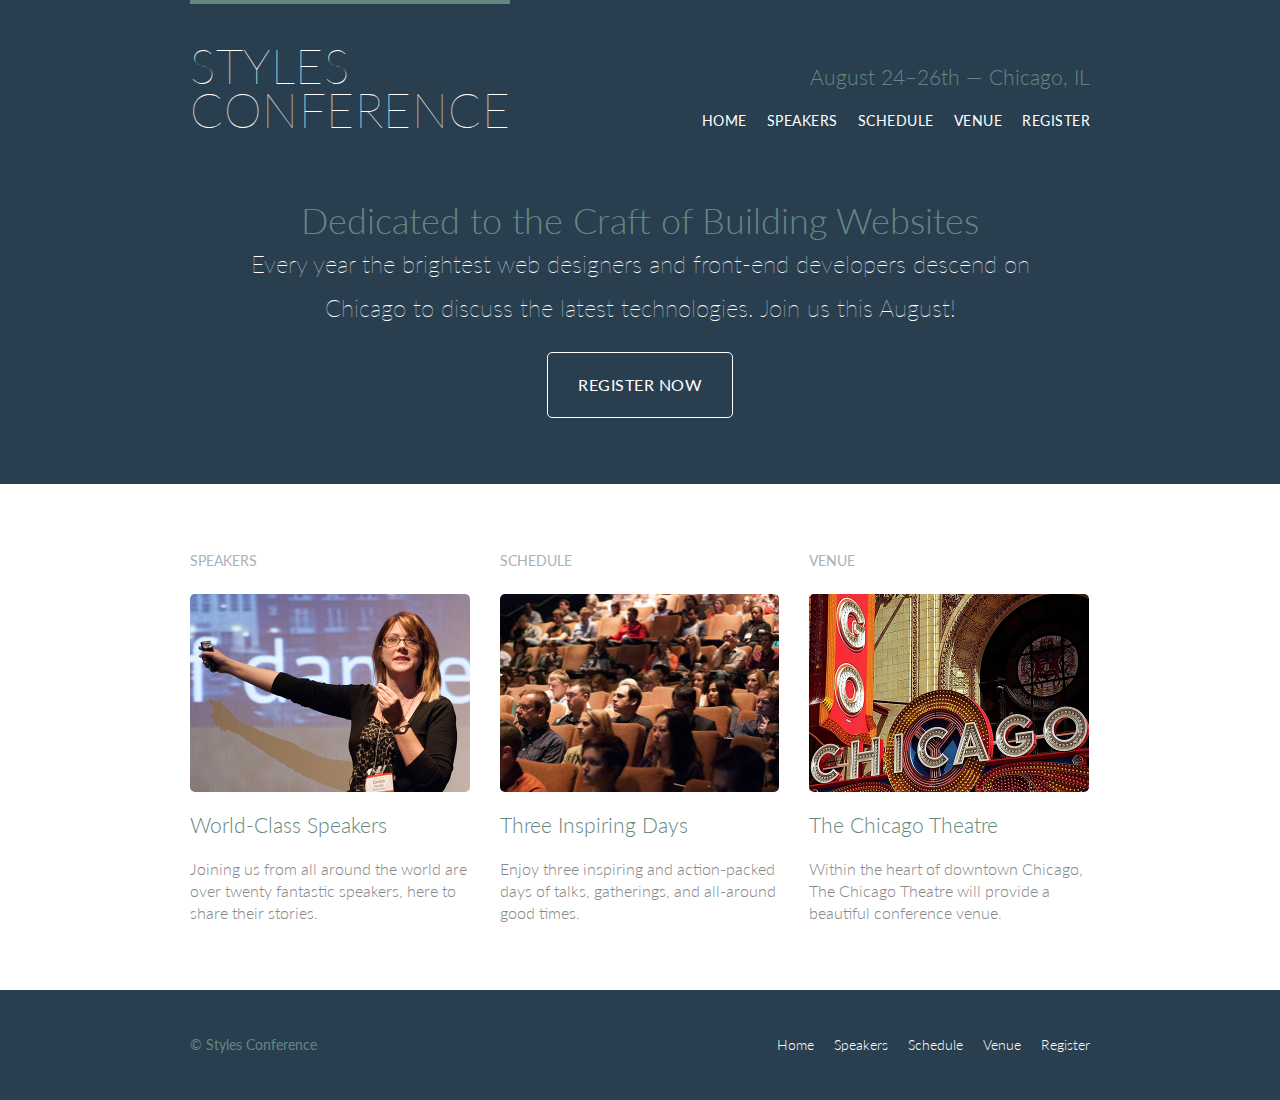
<file: index.html>
<!DOCTYPE html PUBLIC "-//W3C//DTD XHTML 1.0 Transitional//EN" "http://www.w3.org/TR/xhtml1/DTD/xhtml1-transitional.dtd">
<html xmlns="http://www.w3.org/1999/xhtml">
<head>
	<meta http-equiv="Content-Type" content="text/html; charset=utf-8" />
	<title>Styles Conference</title>
	<link rel="stylesheet" href="assets/stylesheets/main.css">
	 <link rel="stylesheet"
  href="http://fonts.googleapis.com/css?family=Lato:100,300,400">
</head>

<body>
	<header class="primary-header container group">
		<h1 class="logo">
			<a href="index.html">Styles<br/>Conference</a>
		</h1>
		<h3 class="tagline">August 24&ndash;26th &mdash; Chicago, IL</h3>
		<nav class="nav primary-nav">
		<ul>
			<li><a href="index.html">Home</a></li><!--
		 --><li><a href="speakers.html">Speakers</a></li><!--
		 --><li><a href="schedule.html">Schedule</a></li><!--
		 --><li><a href="venue.html">Venue</a></li><!--
		 --><li><a href="register.html">Register</a></li>
		</ul>
		</nav>
	</header>
	
	<!--  main content -->
	<section class="hero container">
		<h2>Dedicated to the Craft of Building Websites</h2>
		<p>Every year the brightest web designers and front-end developers descend on Chicago to discuss the latest technologies. Join us this August!</p>
		<a class="btn btn-alt" href="register.html">Register Now</a>
	</section>
	<div class="row">
	<section class="grid">
		<section class="teaser col-1-3">
		<h5>Speakers</h5>
			 <a href="speakers.html">
				<img src="assets/images/home/speakers.jpg" alt="Professional speaker">
				<h3>World-Class Speakers</h3>
			</a>
			<p>Joining us from all around the world are over twenty fantastic speakers, here to share their stories.</p>
		</section><!--inline-block元素在同一行
		
     --><section class="teaser col-1-3">
	 		<h5>Schedule</h5>
			<a href="schedule.html">				
				<img src="assets/images/home/schedule.jpg" alt="Conference schedule">
				<h3>Three Inspiring Days</h3>
			</a>
			<p>Enjoy three inspiring and action-packed days of talks, gatherings, and all-around good times.</p>
		</section><!--inline-block元素在同一行
		
	 --><section class="teaser col-1-3">
	 		<h5>Venue</h5>
			<a href="venue.html">
				<img src="assets/images/home/venue.jpg" alt="Conference venue">
				<h3>The Chicago Theatre</h3>
			</a>
			<p>Within the heart of downtown Chicago, The Chicago Theatre will provide a beautiful conference venue.</p>
		</section>
	</section>
	</div>

	<footer class="primary-footer container group">
		<small>&copy; Styles Conference</small>
		<nav class="nav">
		<ul>
			<li><a href="index.html">Home</a></li><!--
		 --><li><a href="speakers.html">Speakers</a></li><!--
		 --><li><a href="schedule.html">Schedule</a></li><!--
		 --><li><a href="venue.html">Venue</a></li><!--
		 --><li><a href="register.html">Register</a></li>
		</ul>
		</nav>
	</footer>
</body>
</html>
</file>
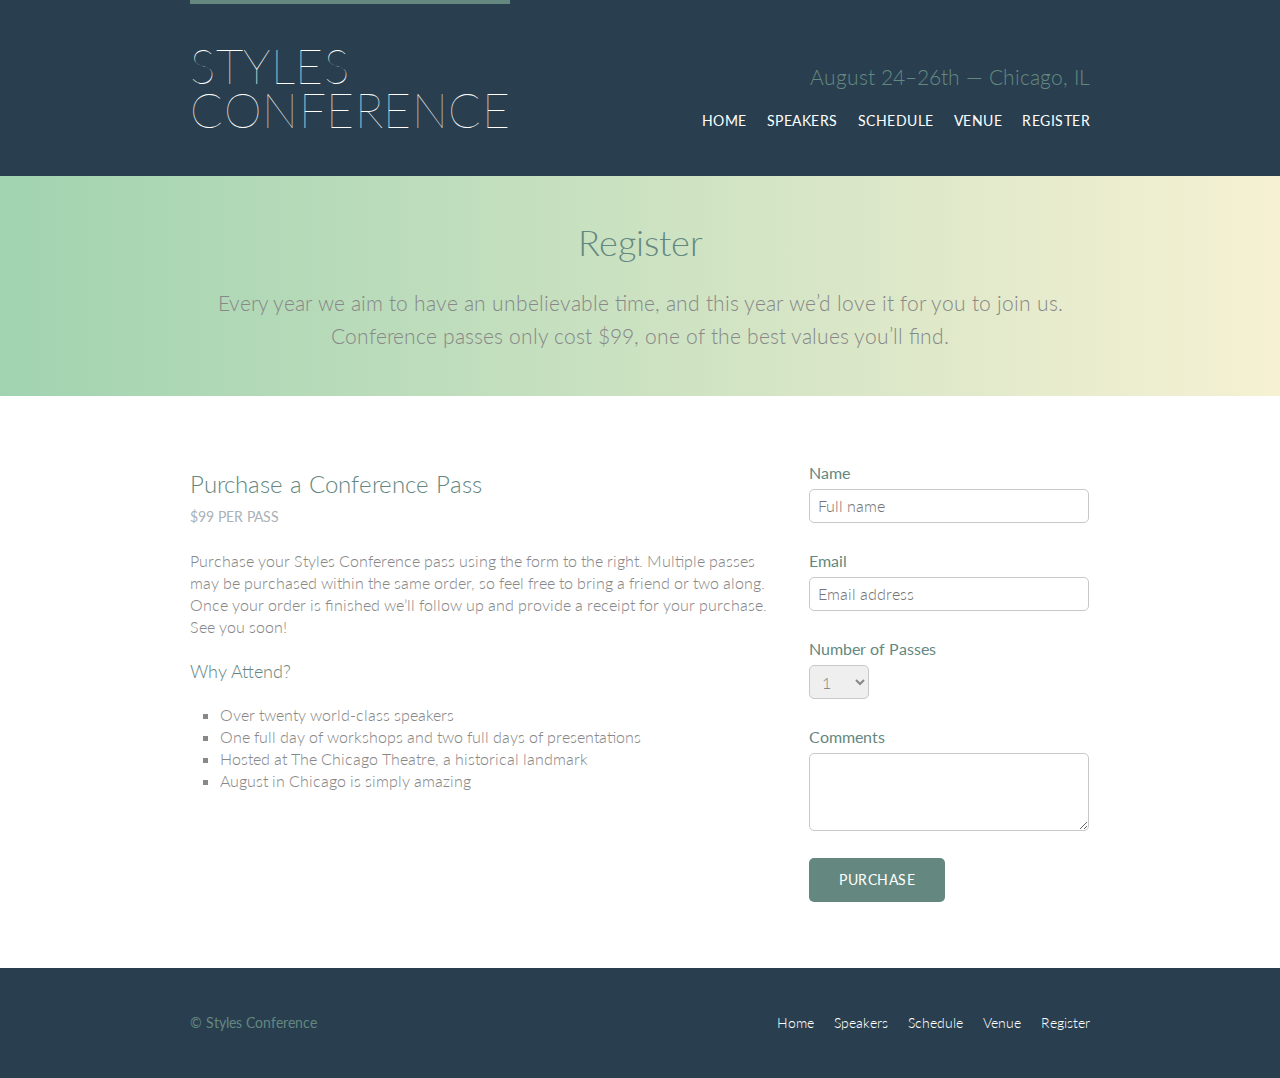
<file: register.html>
<!DOCTYPE html>
<html lang="en">

  <head>
    <meta charset="utf-8">
    <title>Register - Styles Conference</title>
    <link rel="stylesheet" href="assets/stylesheets/main.css">
	<link rel="stylesheet"
  href="http://fonts.googleapis.com/css?family=Lato:100,300,400">
  </head>

  <body>

    <!-- Header -->

<header class="primary-header container group">
		<h1 class="logo">
			<a href="index.html">Styles<br/>Conference</a>
		</h1>
		<h3 class="tagline">August 24&ndash;26th &mdash; Chicago, IL</h3>
		<nav class="nav primary-nav">
		<ul>
			<li><a href="index.html">Home</a></li><!--
		 --><li><a href="speakers.html">Speakers</a></li><!--
		 --><li><a href="schedule.html">Schedule</a></li><!--
		 --><li><a href="venue.html">Venue</a></li><!--
		 --><li><a href="register.html">Register</a></li>
		</ul>
		</nav>
	</header>

    <!-- Main content -->

    <section class="row-alt">
		<div class="lead container">
			<h1>Register</h1>
			<p>Every year we aim to have an unbelievable time, and this year we&#8217;d love it for you to join us. Conference passes only cost $99, one of the best values you&#8217;ll find.</p>
		</div>
	</section>
		<section class="row">
			<div class="grid">
				<section class="col-2-3">
				 	<h2>Purchase a Conference Pass</h2>
					<h5>$99 per Pass</h5>					
					<p>Purchase your Styles Conference pass using the form to the right. Multiple passes may be purchased within the same order, so feel free to bring a friend or two along. Once your order is finished we&#8217;ll follow up and provide a receipt for your purchase. See you soon!</p>					
					<h4>Why Attend?</h4>					
					<ul class="why-attend">
						<li>Over twenty world-class speakers</li>
						<li>One full day of workshops and two full days of presentations</li>
						<li>Hosted at The Chicago Theatre, a historical landmark</li>
						<li>August in Chicago is simply amazing</li>
					</ul>
				</section><!--
				
				--><form class="col-1-3" action="#" method="post">
						<fieldset class="register-group">
						
							<label>
								Name
								<input type="text" name="name" placeholder="Full name" required>
							</label>
							
							<label>
								Email
								<input type="email" name="email" placeholder="Email address" required>
							</label>
							
							<label>
								Number of Passes
								<select name="quantity" required>
								<option value="1" selected>1</option>
								<option value="2">2</option>
								<option value="3">3</option>
								<option value="4">4</option>
								<option value="5">5</option>
								</select>
							</label>
							
							<label>
								Comments
								<textarea name="comments"></textarea>
							</label>
						
						</fieldset>

  						<input class="btn btn-default" type="submit" name="submit" value="Purchase">
				</form>
			</div>
		</section>



    <!-- Footer -->

	<footer class="primary-footer container group">
		<small>&copy; Styles Conference</small>
		<nav class="nav">
		<ul>
			<li><a href="index.html">Home</a></li><!--
		 --><li><a href="speakers.html">Speakers</a></li><!--
		 --><li><a href="schedule.html">Schedule</a></li><!--
		 --><li><a href="venue.html">Venue</a></li><!--
		 --><li><a href="register.html">Register</a></li>
		</ul>
		</nav>
	</footer>

  </body>
</html>
</file>
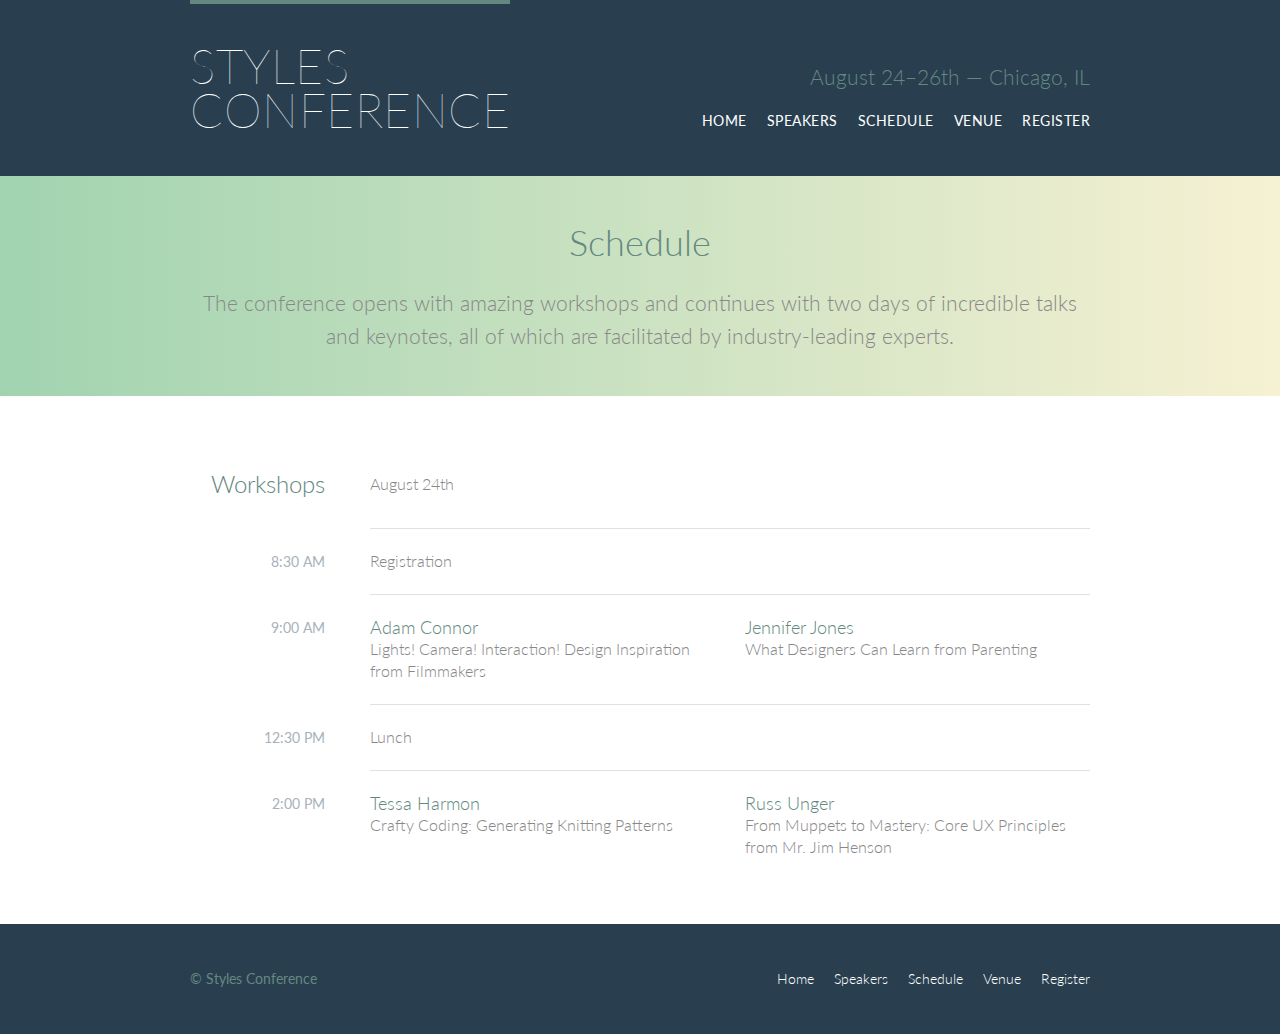
<file: schedule.html>
<!DOCTYPE html>
<html lang="en">

  <head>
    <meta charset="utf-8">
    <title>Schedule - Styles Conference</title>
    <link rel="stylesheet" href="assets/stylesheets/main.css">
	<link rel="stylesheet"
  href="http://fonts.googleapis.com/css?family=Lato:100,300,400">
  </head>

  <body>

    <!-- Header -->

<header class="primary-header container group">
		<h1 class="logo">
			<a href="index.html">Styles<br/>Conference</a>
		</h1>
		<h3 class="tagline">August 24&ndash;26th &mdash; Chicago, IL</h3>
		<nav class="nav primary-nav">
		<ul>
			<li><a href="index.html">Home</a></li><!--
		 --><li><a href="speakers.html">Speakers</a></li><!--
		 --><li><a href="schedule.html">Schedule</a></li><!--
		 --><li><a href="venue.html">Venue</a></li><!--
		 --><li><a href="register.html">Register</a></li>
		</ul>
		</nav>
	</header>

    <!-- Main content -->

    <section class="row-alt">
		<div class="lead container">
			<h1>Schedule</h1>
			<p>The conference opens with amazing workshops and continues with two days of incredible talks and keynotes, all of which are facilitated by industry-leading experts.</p>
		</div>

    </section>
	<section class="row">
		<div class="container">
		<table>
			<thead>
				<tr>
					<th scope="row">
						Workshops
					</th>
					<td colspan="2">
						August 24th
					</td>
				</tr>
			</thead>
			<tbody>
				<tr>
					<th scope="row">
						<time datetime="08:30:00">8:30 AM</time>
					</th>
					<td colspan="2">
						Registration
					</td>
				</tr>
				<tr>
					<th scope="row">
						<time datetime="09:00:00">9:00 AM</time>
					</th>
					<td>
						<a href="speakers.html#adam-connor">
							<h4>Adam Connor</h4>
							Lights! Camera! Interaction! Design Inspiration from Filmmakers
						</a>
					</td>
					<td>
						<a href="speakers.html#jennifer-jones">
							<h4>Jennifer Jones</h4>
							What Designers Can Learn from Parenting
						</a>
					</td>
				</tr>
				<tr>
					<th scope="row">
						<time datetime="12:30:00">12:30 PM</time>
					</th>
					<td colspan="2">
						Lunch
					</td>
				</tr>
				<tr>
					<th scope="row">
						<time datetime="14:00">2:00 PM</time>
					</th>
					<td>
						<a href="speakers.html#tessa-harmon">
							<h4>Tessa Harmon</h4>
							Crafty Coding: Generating Knitting Patterns
						</a>
					</td>
					<td>
						<a href="speakers.html#russ-unger">
							<h4>Russ Unger</h4>
							From Muppets to Mastery: Core UX Principles from Mr. Jim Henson
						</a>
					</td>
				</tr>
			</tbody>
		</table>		
		</div>
	</section>

    <!-- Footer -->

	<footer class="primary-footer container group">
		<small>&copy; Styles Conference</small>
		<nav class="nav">
		<ul>
			<li><a href="index.html">Home</a></li><!--
		 --><li><a href="speakers.html">Speakers</a></li><!--
		 --><li><a href="schedule.html">Schedule</a></li><!--
		 --><li><a href="venue.html">Venue</a></li><!--
		 --><li><a href="register.html">Register</a></li>
		</ul>
		</nav>
	</footer>

  </body>
</html>
</file>
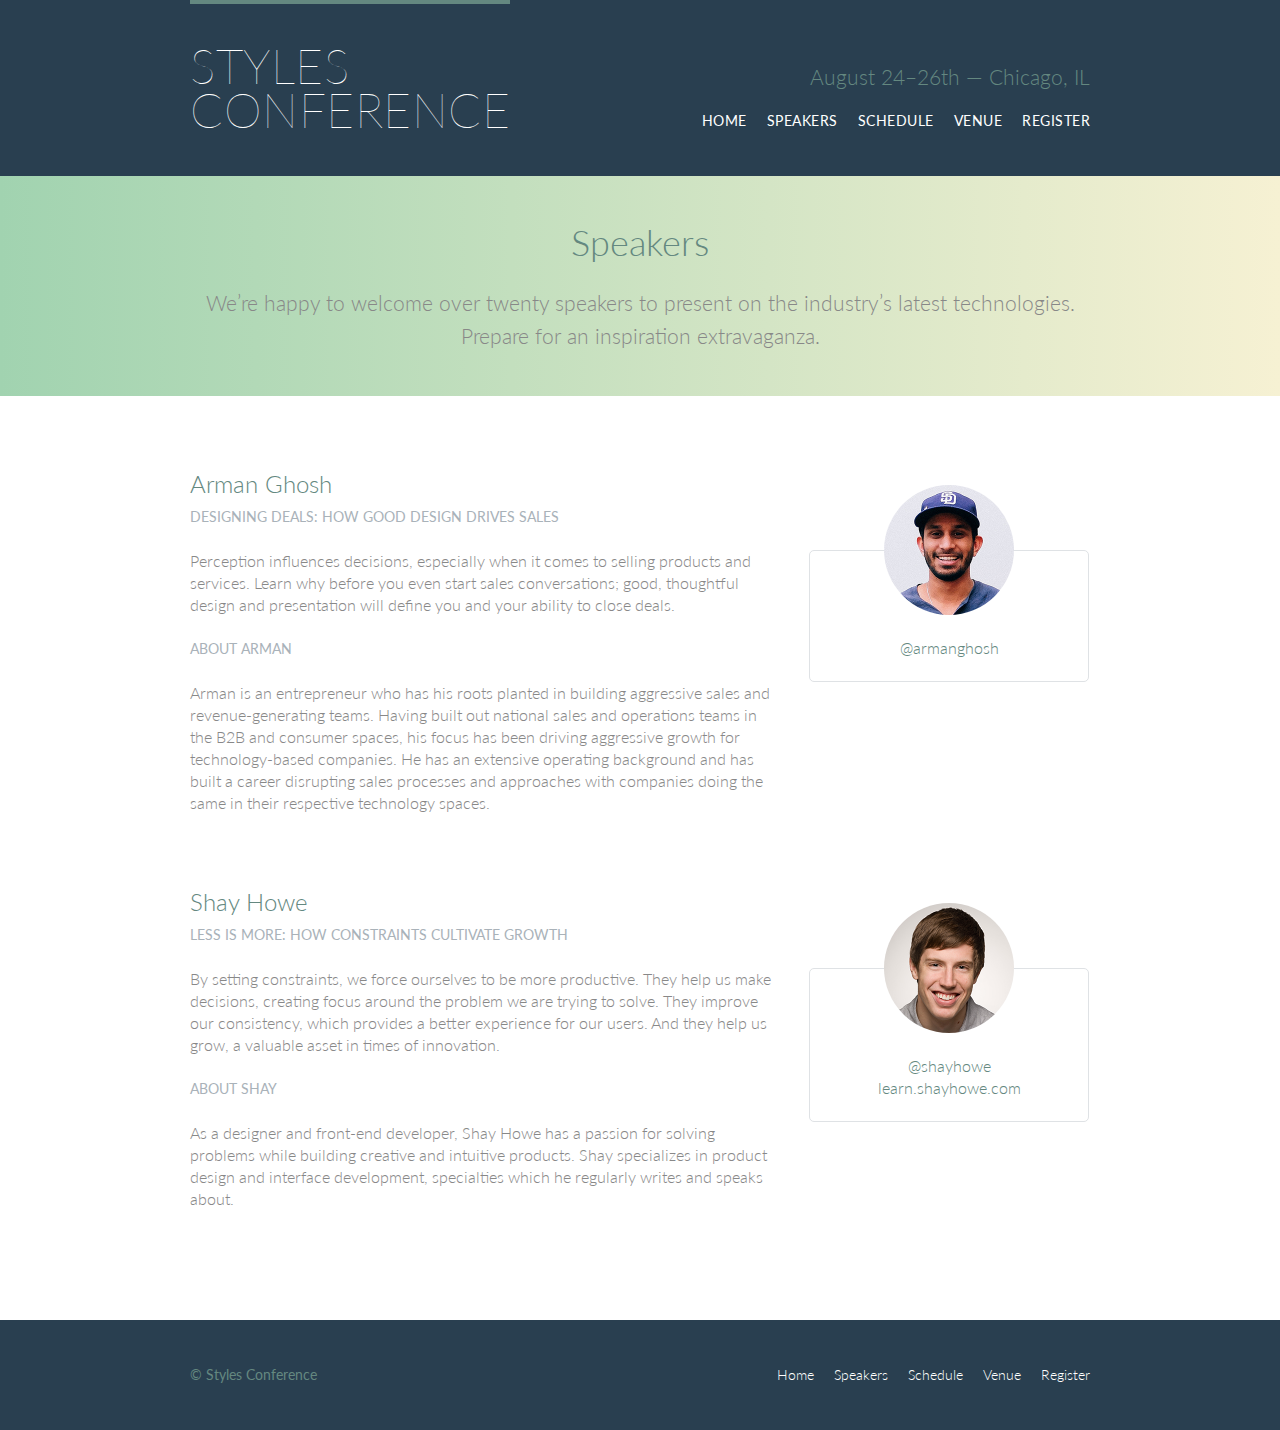
<file: speakers.html>
<!DOCTYPE html>
<html lang="en">

  <head>
    <meta charset="utf-8">
    <title>Speakers - Styles Conference</title>
    <link rel="stylesheet" href="assets/stylesheets/main.css">
	<link rel="stylesheet"
  href="http://fonts.googleapis.com/css?family=Lato:100,300,400">
  </head>

  <body>

    <!-- Header -->

<header class="primary-header container group">
		<h1 class="logo">
			<a href="index.html">Styles<br/>Conference</a>
		</h1>
		<h3 class="tagline">August 24&ndash;26th &mdash; Chicago, IL</h3>
		<nav class="nav primary-nav">
		<ul>
			<li><a href="index.html">Home</a></li><!--
		 --><li><a href="speakers.html">Speakers</a></li><!--
		 --><li><a href="schedule.html">Schedule</a></li><!--
		 --><li><a href="venue.html">Venue</a></li><!--
		 --><li><a href="register.html">Register</a></li>
		</ul>
		</nav>
	</header>

    <!-- lead -->

    <section class="row-alt">
		<div class="lead container">
			<h1>Speakers</h1>
			<p>We&#8217;re happy to welcome over twenty speakers to present on the industry&#8217;s latest technologies. Prepare for an inspiration extravaganza.</p>
		</div>

	</section>
	
	<!--main content-->
	
	<section class="row">
	<div class="grid">
	
          <!-- Arman Ghosh -->

        <section class="speaker" id="arman-ghosh">
          <div class="col-2-3">
            <h2>Arman Ghosh</h2>
            <h5>Designing Deals: How Good Design Drives Sales</h5>
            <p>Perception influences decisions, especially when it comes to selling products and services. Learn why before you even start sales conversations; good, thoughtful design and presentation will define you and your ability to close deals.</p>
            <h5>About Arman</h5>
            <p>Arman is an entrepreneur who has his roots planted in building aggressive sales and revenue-generating teams. Having built out national sales and operations teams in the B2B and consumer spaces, his focus has been driving aggressive growth for technology-based companies. He has an extensive operating background and has built a career disrupting sales processes and approaches with companies doing the same in their respective technology spaces.</p>
          </div><!--
          --><aside class="col-1-3">
            <div class="speaker-info">
			<img src="assets/images/speakers/arman-ghosh.jpg" alt="Arman Ghosh">
              <ul>
                <li><a href="https://twitter.com/armanghosh">@armanghosh</a></li>
              </ul>
            </div>
          </aside>
        </section>

		
		<section class="speaker" id="shay-howe">
			<div class="col-2-3">
				<h2>Shay Howe</h2>
				<h5>Less Is More: How Constraints Cultivate Growth</h5>						
				<p>By setting constraints, we force ourselves to be more productive. They help us make decisions, creating focus around the problem we are trying to solve. They improve our consistency, which provides a better experience for our users. And they help us grow, a valuable asset in times of innovation.</p>						
				<h5>About Shay</h5>						
				<p>As a designer and front-end developer, Shay Howe has a passion for solving problems while building creative and intuitive products. Shay specializes in product design and interface development, specialties which he regularly writes and speaks about.</p>
			</div><!--
			 --><aside class="col-1-3">
					<div class="speaker-info">
						<img src="assets/images/speakers/shay-howe.jpg" alt="Shay Howe">			
						<ul>
							<li><a href="https://twitter.com/shayhowe">@shayhowe</a></li>
							<li><a href="http://learn.shayhowe.com/">learn.shayhowe.com</a></li>
						</ul>
					</div>				
				</aside>
			</div>
		</section>
	</div>
	</section>

    <!-- Footer -->

	<footer class="primary-footer container group">
		<small>&copy; Styles Conference</small>
		<nav class="nav">
		<ul>
			<li><a href="index.html">Home</a></li><!--
		 --><li><a href="speakers.html">Speakers</a></li><!--
		 --><li><a href="schedule.html">Schedule</a></li><!--
		 --><li><a href="venue.html">Venue</a></li><!--
		 --><li><a href="register.html">Register</a></li>
		</ul>
		</nav>
	</footer>

  </body>
</html>
</file>
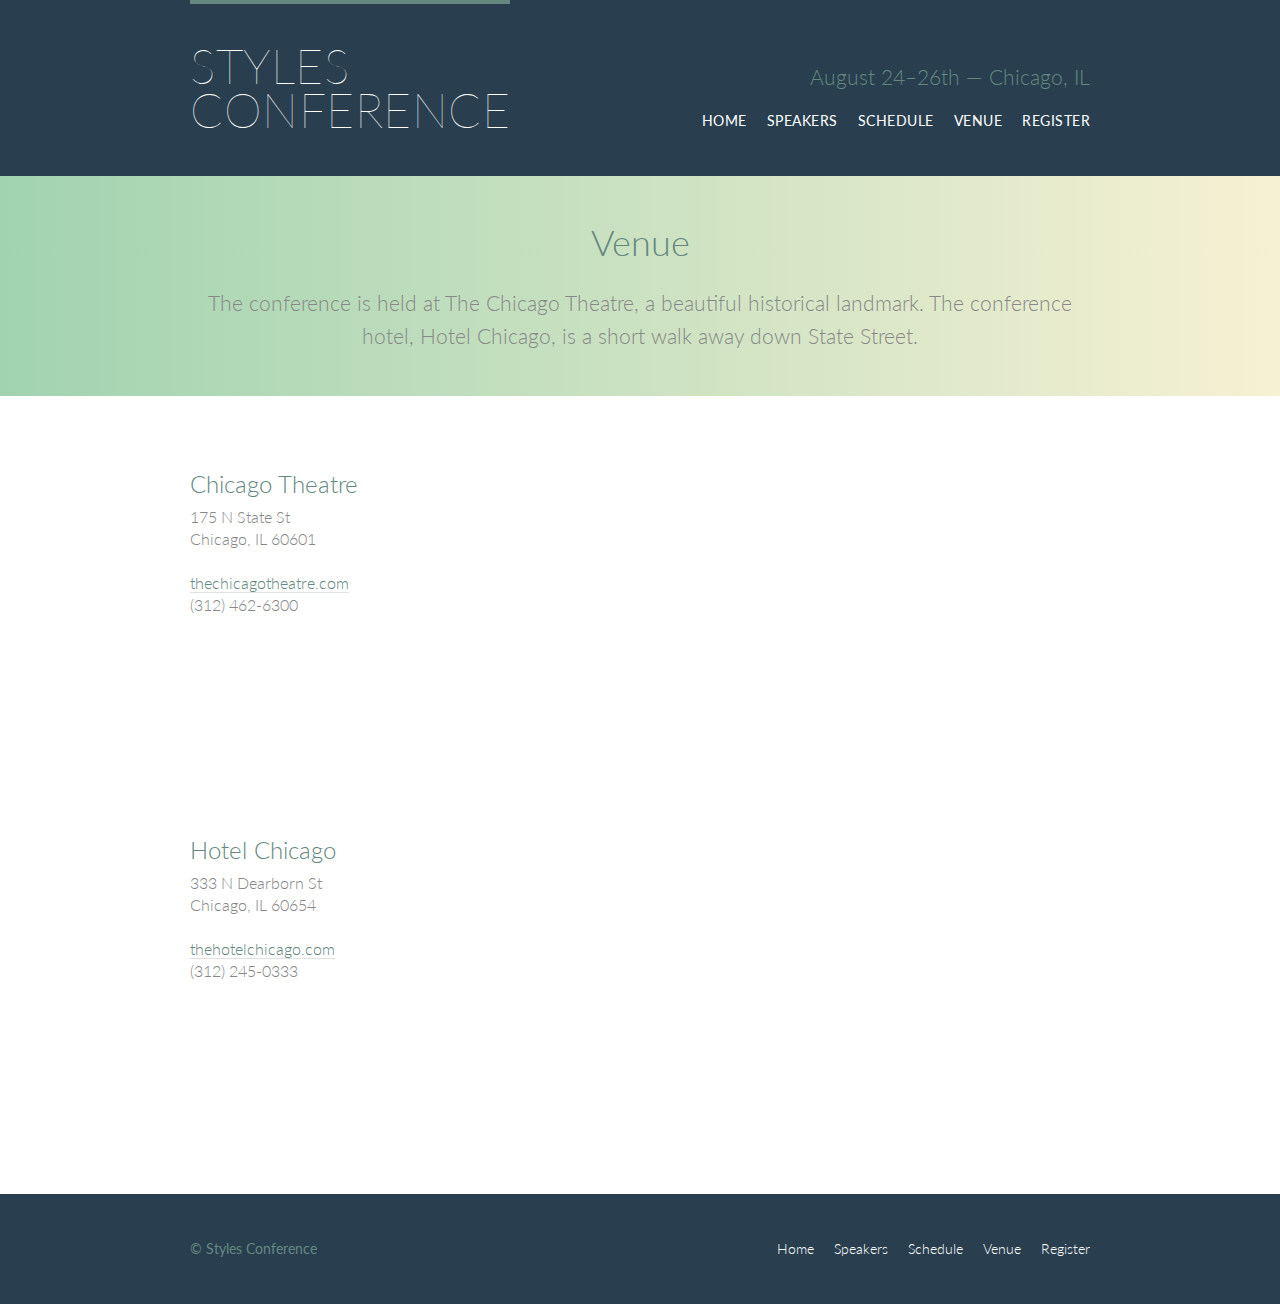
<file: venue.html>
<!DOCTYPE html>
<html lang="en">

  <head>
    <meta charset="utf-8">
    <title>Venue - Styles Conference</title>
    <link rel="stylesheet" href="assets/stylesheets/main.css">
	<link rel="stylesheet"
  href="http://fonts.googleapis.com/css?family=Lato:100,300,400">
  </head>

  <body>

    <!-- Header -->

<header class="primary-header container group">
		<h1 class="logo">
			<a href="index.html">Styles<br/>Conference</a>
		</h1>
		<h3 class="tagline">August 24&ndash;26th &mdash; Chicago, IL</h3>
		<nav class="nav primary-nav">
		<ul>
			<li><a href="index.html">Home</a></li><!--
		 --><li><a href="speakers.html">Speakers</a></li><!--
		 --><li><a href="schedule.html">Schedule</a></li><!--
		 --><li><a href="venue.html">Venue</a></li><!--
		 --><li><a href="register.html">Register</a></li>
		</ul>
		</nav>
	</header>

    <!-- Main content -->

    <section class="row-alt">
		<div class="lead container">
			<h1>Venue</h1>
			<p>The conference is held at The Chicago Theatre, a beautiful historical landmark. The conference hotel, Hotel Chicago, is a short walk away down State Street.</p>
		</div>

    </section>
	<section class="row">
		<div class="grid">
			<section class="venue-theatre">
				 <div class="col-1-3">
				 	    <h2>Chicago Theatre</h2>
    					<p>175 N State St <br> Chicago, IL 60601</p>
   						<p><a href="http://www.thechicagotheatre.com/">thechicagotheatre.com</a> <br> (312) 462-6300</p>
				 </div><!--
			  --><iframe class="venue-map col-2-3" src="https://www.google.com/maps/embed?pb=!1m5!3m3!1m2!1s0x880e2ca55810a493%3A0x4700ddf60fcbfad6!2schicago+theatre!5e0!3m2!1sen!2sus!4v1388701393606"></iframe>
			</section>
			<!-- Hotel Chicago -->

        <section class="venue-hotel">
          <div class="col-1-3">
            <h2>Hotel Chicago</h2>
            <p>333 N Dearborn St <br> Chicago, IL 60654</p>
            <p><a href="http://thehotelchicago.com/">thehotelchicago.com</a> <br> (312) 245-0333</p>
          </div><!--
          --><iframe class="venue-map col-2-3" src="https://www.google.com/maps/embed?pb=!1m5!3m3!1m2!1s0x880e2cb1da049173%3A0xa5c91d255a775f0b!2sHotel+Sax+Chicago%2C+North+Dearborn+Street%2C+Chicago%2C+IL!5e0!3m2!1sen!2sus!4v1388702493978"></iframe>
        </section>			
		</div>
	</section>

    <!-- Footer -->

	<footer class="primary-footer container group">
		<small>&copy; Styles Conference</small>
		<nav class="nav">
		<ul>
			<li><a href="index.html">Home</a></li><!--
		 --><li><a href="speakers.html">Speakers</a></li><!--
		 --><li><a href="schedule.html">Schedule</a></li><!--
		 --><li><a href="venue.html">Venue</a></li><!--
		 --><li><a href="register.html">Register</a></li>
		</ul>
		</nav>
	</footer>

  </body>
</html>
</file>
<file: assets/stylesheets/main.css>
/* http://meyerweb.com/eric/tools/css/reset/ 2. v2.0 | 20110126
  License: none (public domain)
*/

html, body, div, span, applet, object, iframe,
h1, h2, h3, h4, h5, h6, p, blockquote, pre,
a, abbr, acronym, address, big, cite, code,
del, dfn, em, img, ins, kbd, q, s, samp,
small, strike, strong, sub, sup, tt, var,
b, u, i, center,
dl, dt, dd, ol, ul, li,
fieldset, form, label, legend,
table, caption, tbody, tfoot, thead, tr, th, td,
article, aside, canvas, details, embed,
figure, figcaption, footer, header, hgroup,
menu, nav, output, ruby, section, summary,
time, mark, audio, video {
  margin: 0;
  padding: 0;
  border: 0;
  font-size: 100%;
  font: inherit;
  vertical-align: baseline;
}
/* HTML5 display-role reset for older browsers */
article, aside, details, figcaption, figure,
footer, header, hgroup, menu, nav, section {
  display: block;
}
body {
  line-height: 1;
}
ol, ul {
  list-style: none;
}
blockquote, q {
  quotes: none;
}
blockquote:before, blockquote:after,
q:before, q:after {
  content: '';
  content: none;
}
table {
  border-collapse: collapse;
  border-spacing: 0;
}

*,
*:before,
*:after {
  -webkit-box-sizing: border-box;
     -moz-box-sizing: border-box;
          box-sizing: border-box;
}

.container {
  margin: 0 auto;
  padding-left: 30px;
  padding-right: 30px;
  width: 960px;
}

h1, h3, h4, h5, p {
  margin-bottom: 22px;
}

.btn {
  border-radius: 5px;
  color: #fff;
  cursor: pointer;
  display: inline-block;
  font-weight: 400;
  letter-spacing: .5px;
  margin: 0;
  text-transform: uppercase;
}

.btn-alt {
  border: 1px solid #fff;
  padding: 10px 30px;
}
.btn-alt:hover {
  background: #fff;
  color: #648880;
}

.hero {
  line-height: 44px;
  padding: 22px 80px 66px 80px;
}
.hero h2 {
  font-size: 36px;
}
.hero p {
  font-size: 24px;
  font-weight:100;
}

/*
  ========================================
  Clearfix
  ========================================
*/
.group:before,
.group:after {
  content: "";
  display: table;
}
.group:after {
  clear: both;
}
.group {
  clear: both;
  *zoom: 1;
}

/*
  ========================================
  Primary header
  ========================================
*/

.logo {
  border-top: 4px solid #648880;
  float: left;
  font-size: 48px;
  font-weight: 100;
  letter-spacing: .5px;
  line-height: 44px;
  padding: 40px 0 22px 0;
  text-transform: uppercase;
}

/*
  ========================================
  Primary footer
  ========================================
*/

.primary-footer small {
  float: left;
}

.primary-footer {
  padding-bottom: 44px;
  padding-top: 44px;
}

.col-1-3{
width:33.3%;
}
.col-2-3{
width:66.6%;
}
.col-1-3,
.col-2-3{
display:inline-block;
vertical-align:top;
}
.grid,
.col-1-3,
.col-2-3{
  padding-left: 15px;
  padding-right: 15px;
}
.container,
.grid {
  margin: 0 auto;
  width: 960px;
}
.container {
  padding-left: 30px;
  padding-right: 30px;
}

/*
  ========================================
  Custom styles
  ========================================
*/
body {
  background-color: #293f50;
  color: #888;
  font: 300 16px/22px "Lato","Open Sans", "Helvetica Neue", Helvetica, Arial, sans-serif;
}
h1, h2, h3, h4 {
  color: #648880;
}
h1 {
  font-size: 36px;
  line-height: 44px;
}
h2 {
  font-size: 24px;
  line-height: 44px;
}
h3 {
  font-size: 21px;
}
h4 {
  font-size: 18px;
}
h5 {
  color: #a9b2b9;
  font-size: 14px;
  font-weight: 400;
  text-transform: uppercase;
}
strong {
  font-weight: 400;
}
cite, em {
  font-style: italic;
}
a:hover {
  color: #a9b2b9;
}
a {
  color: #648880;
}
.tagline {
  margin: 66px 0 22px 0;
}
.primary-nav {
  font-size: 14px;
  font-weight: 400;
}
.primary-footer {
  color: #648880;
  font-size: 14px;
  padding-bottom: 44px;
  padding-top: 44px;
}
.primary-footer small {
  float: left;
  font-weight: 400;
}
.teaser a:hover h3{
  color: #a9b2b9;
}
a {
  color: #648880;
  text-decoration: none;
}
a:hover {
  color: #a9b2b9;
}
p a {
  border-bottom: 1px solid #dfe2e5;
}
.primary-nav {
  font-size: 14px;
  font-weight: 400;
  letter-spacing: .5px;
  text-transform: uppercase;
}
.tagline {
  margin: 66px 0 22px 0;
  text-align: right;
}
.nav{
text-align:right;
}
.hero {
  color: #fff;
  line-height: 44px;
  padding: 22px 80px 66px 80px;
  text-align: center;
}
.primary-header a,
.primary-footer a {
  color: #fff;
}
.primary-header a:hover,
.primary-footer a:hover {
  color: #648880;
}
.row,
.row-alt{
  min-width: 960px;
}
.row {
  background: #fff;
  padding: 66px 0 44px 0;
}
.row-alt {
   background: #cbe2c1;
   background: -webkit-linear-gradient(to right, #a1d3b0, #f6f1d3);
   background: -moz-linear-gradient(to right, #a1d3b0, #f6f1d3);
   background: linear-gradient(to right, #a1d3b0, #f6f1d3);
   padding: 44px 0 22px 0;
 }
 .lead {
  text-align: center;
}
.lead p {
  font-size: 21px;
  line-height: 33px;
}
.nav li {
  display: inline-block;
  margin: 0 10px;
  vertical-align: top;
}
.nav li:last-child {
  margin-right: 0;
}
/*
  ========================================
  Speakers
  ========================================
*/
  
.speaker-info {
  border: 1px solid #dfe2e5;
  border-radius: 5px;
  margin-top: 88px;
  padding-bottom: 22px;
  text-align: center;
}
.speaker {
  margin-bottom: 44px;
}
.teaser img {
  border-radius: 5px;
  display: block;
  margin-bottom: 22px;
  max-width: 100%;
}
.speaker-info img {
  border-radius: 50%;
  height: 130px;
  margin: -66px 0 22px 0;
  vertical-align: top;
}
/*
  ========================================
  Venue
  ========================================
*/

.venue-theatre {
  margin-bottom: 66px;
}
.venue-hotel {
  margin-bottom: 22px;
}
.venue-map {
  height: 300px;
}

/*
  ========================================
  Register
  ========================================
*/

.why-attend {
  list-style: square;
  margin: 0 0 22px 30px;
}

form {
  margin-bottom: 22px;
}
input,
select,
textarea {
  font: 300 16px/22px "Lato", "Open Sans", "Helvetica Neue", Helvetica, Arial, sans-serif;
}

.register-group label {
  color: #648880;
  cursor: pointer;
  font-weight: 400;
}
.register-group input,
.register-group select,
.register-group textarea {
  border: 1px solid #c6c9cc;
  border-radius: 5px;
  color: #888;
  display: block;
  margin: 5px 0 27px 0;
  padding: 5px 8px;
}
.register-group input,
.register-group textarea {
  width: 100%;
}
.register-group select {
  height: 34px;
  width: 60px;
}
.register-group textarea {
  height: 78px;
}
.btn-default {
  border: 0;
  background: #648880;
  padding: 11px 30px;
  font-size: 14px;
}
.btn-default:hover {
  background: #77a198;
}
/*
  ========================================
  Schedule
  ========================================
*/

table {
  margin-bottom: 44px;
  width: 100%;
}
table:last-child {
  margin-bottom: 0;
}
th,
td {
  padding-bottom: 22px;
  vertical-align: top;
}
th {
  padding-right: 45px;
  text-align: right;
  width: 20%;
}
td {
  width: 40%;
}
thead {
  line-height: 44px;
}
thead th {
  color: #648880;
  font-size: 24px;
}
tbody th {
  color: #a9b2b9;
  font-size: 14px;
  font-weight: 400;
  padding-top: 22px;
  text-transform: uppercase;
}
tbody td {
  border-top: 1px solid #dfe2e5;
  padding-top: 21px;
}
tbody td:first-of-type {
  padding-right: 15px;
}
tbody td:last-of-type {
  padding-left: 15px;
}
tbody td:only-of-type {
  padding-left: 0;
  padding-right: 0;
}
table a {
  color: #888;
}
table h4 {
  margin-bottom: 0;
}
.schedule-offset {
  color: #a9b2b9;
}
</file>
